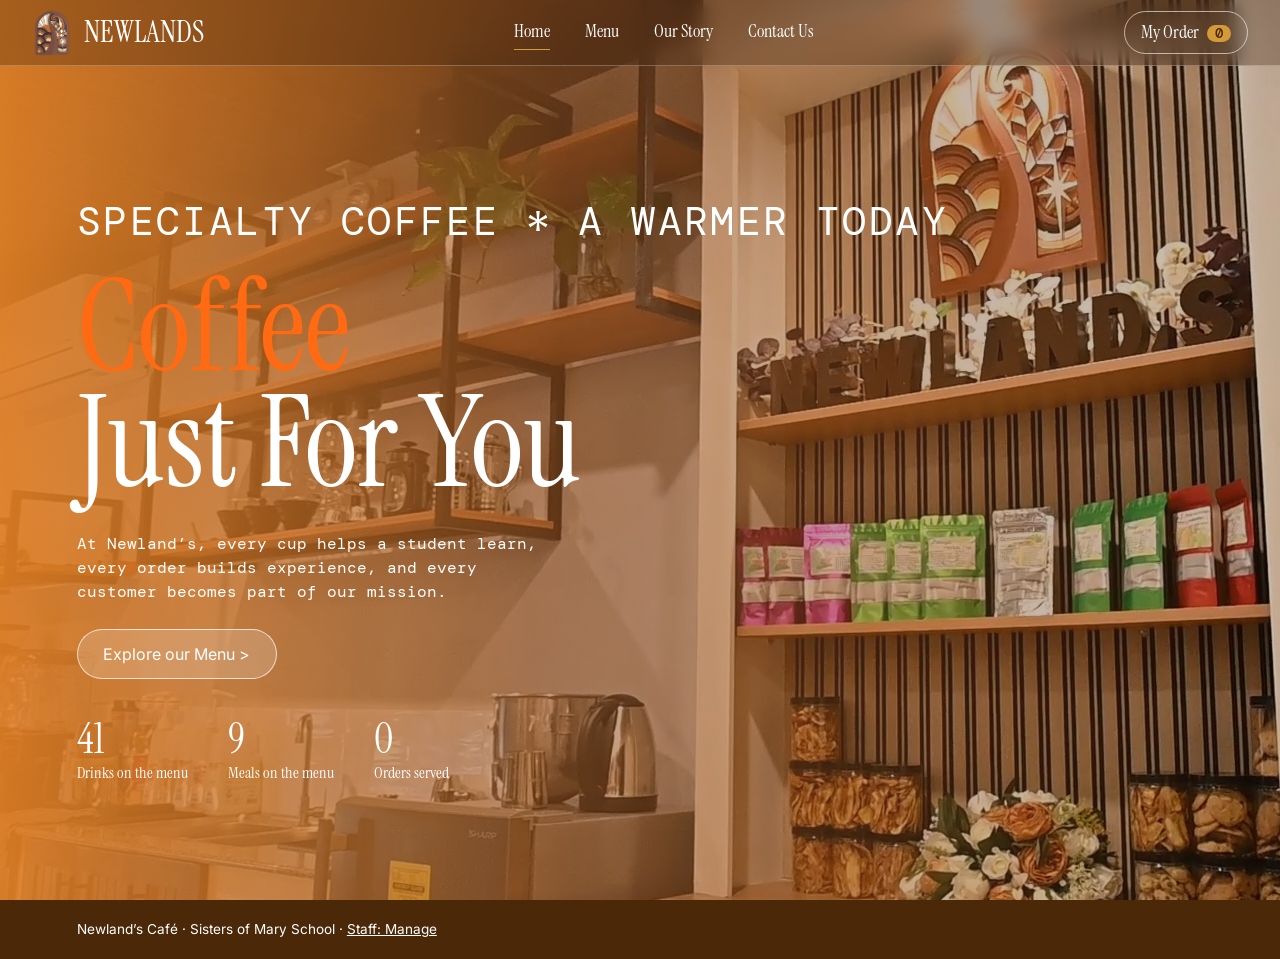
<file: index.html>
<!DOCTYPE html>
<html lang="en">
<head>
<meta charset="utf-8">
<meta name="viewport" content="width=device-width, initial-scale=1">
<title>Newland’s Café</title>
<link rel="preconnect" href="https://fonts.googleapis.com">
<link href="https://fonts.googleapis.com/css2?family=DM+Mono:wght@400;500&family=Instrument+Serif&family=Inter:wght@400;500&display=swap" rel="stylesheet">
<link rel="stylesheet" href="style.css">
</head>
<body data-page="home">
<header class="nav" id="nav">
  <a class="brand" href="index.html">
    <img src="images/logo.png.png" alt="">
    <span>NEWLANDS</span>
  </a>
  <nav class="links">
    <a href="index.html" class="on">Home</a>
    <a href="menu.html">Menu</a>
    <a href="story.html">Our Story</a>
    <a href="contact.html">Contact Us</a>
  </nav>
  <button class="orderbtn" data-act="drawer"> My Order <b id="count">0</b></button>
</header>

<main>
<section id="home" class="hero">
    <p class="eyebrow">Specialty coffee * a warmer today</p>
    <h1><span class="or">Coffee</span>Just For You</h1>
    <p class="lead">At Newland’s, every cup helps a student learn, every order builds experience, and every customer becomes part of our mission.</p>
    <a class="pill" href="menu.html">Explore our Menu &gt;</a>
    <div class="hstats" id="hstats"></div>
  </section>
</main>

<footer class="sitefoot">Newland’s Café · Sisters of Mary School · <a href="manage.html">Staff: Manage</a></footer>
<script src="script.js"></script>
</body>
</html>
</file>
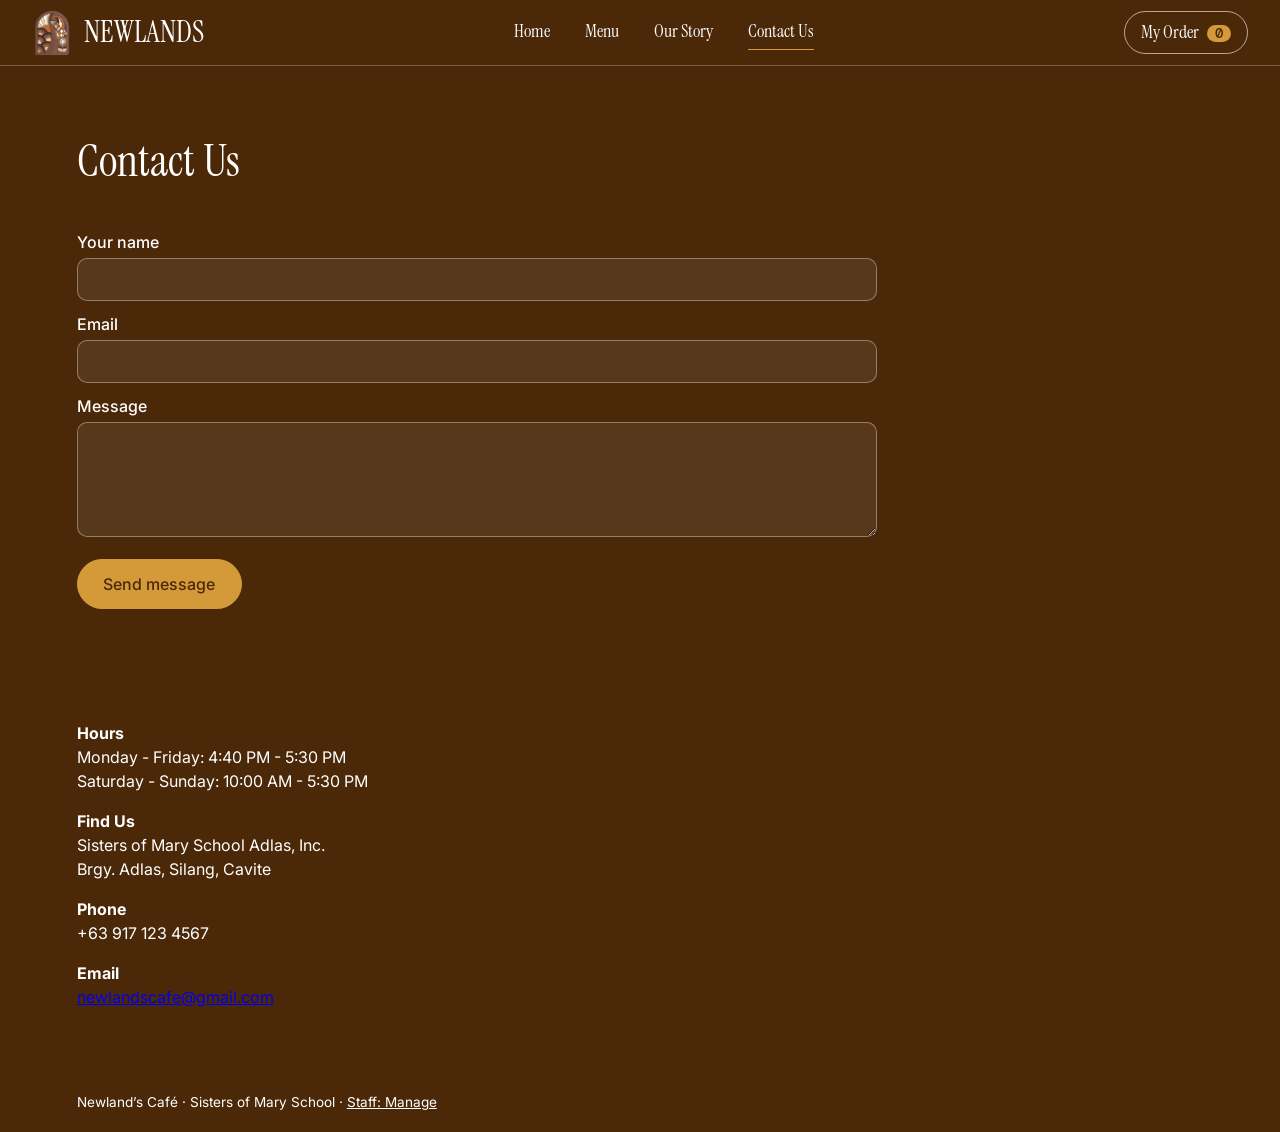
<file: contact.html>
<!DOCTYPE html>
<html lang="en">
<head>
<meta charset="utf-8">
<meta name="viewport" content="width=device-width, initial-scale=1">
<title>Contact Us · Newland’s Café</title>
<link rel="preconnect" href="https://fonts.googleapis.com">
<link href="https://fonts.googleapis.com/css2?family=DM+Mono:wght@400;500&family=Instrument+Serif&family=Inter:wght@400;500&display=swap" rel="stylesheet">
<link rel="stylesheet" href="style.css">
</head>
<body data-page="contact">
<header class="nav solid" id="nav">
  <a class="brand" href="index.html"><img src="images/logo.png.png" alt=""><span>NEWLANDS</span></a>
  <nav class="links"><a href="index.html">Home</a><a href="menu.html">Menu</a><a href="story.html">Our Story</a><a href="contact.html" class="on">Contact Us</a></nav>
  <button class="orderbtn" data-act="drawer">My Order <b id="count">0</b></button>
</header>

<main>
<section id="contact">
    <h2>Contact Us</h2>
    <div class="detail">
        <form id="cform">
          <label for="cn">Your name</label>
          <input id="cn" required maxlength="40">
          <label for="ce">Email</label>
          <input id="ce" type="email" required>
          <label for="cm">Message</label>
          <textarea id="cm" rows="4" required maxlength="400"></textarea>
          <p><button class="pill gold">Send message</button></p>
        </form>
        
      <div class="cinfo">
        <p>
          <b>Hours</b>
          <br>Monday - Friday: 4:40 PM - 5:30 PM
          <br>Saturday - Sunday: 10:00 AM - 5:30 PM
        </p>
        <p>
          <b>Find Us</b>
          <br>Sisters of Mary School Adlas, Inc.
          <br>Brgy. Adlas, Silang, Cavite
        </p>
        <p><b>Phone</b><br>+63 917 123 4567</p>
        <p><b>Email</b>
          <br>
          <a href="mailto:newlandscafe@gmail.com">newlandscafe@gmail.com</a>
        </p> 
    </div>
  </div>
</section>
</main>

<footer class="sitefoot">Newland’s Café · Sisters of Mary School · <a href="manage.html">Staff: Manage</a></footer>
<script src="script.js"></script>
</body>
</html>
</file>
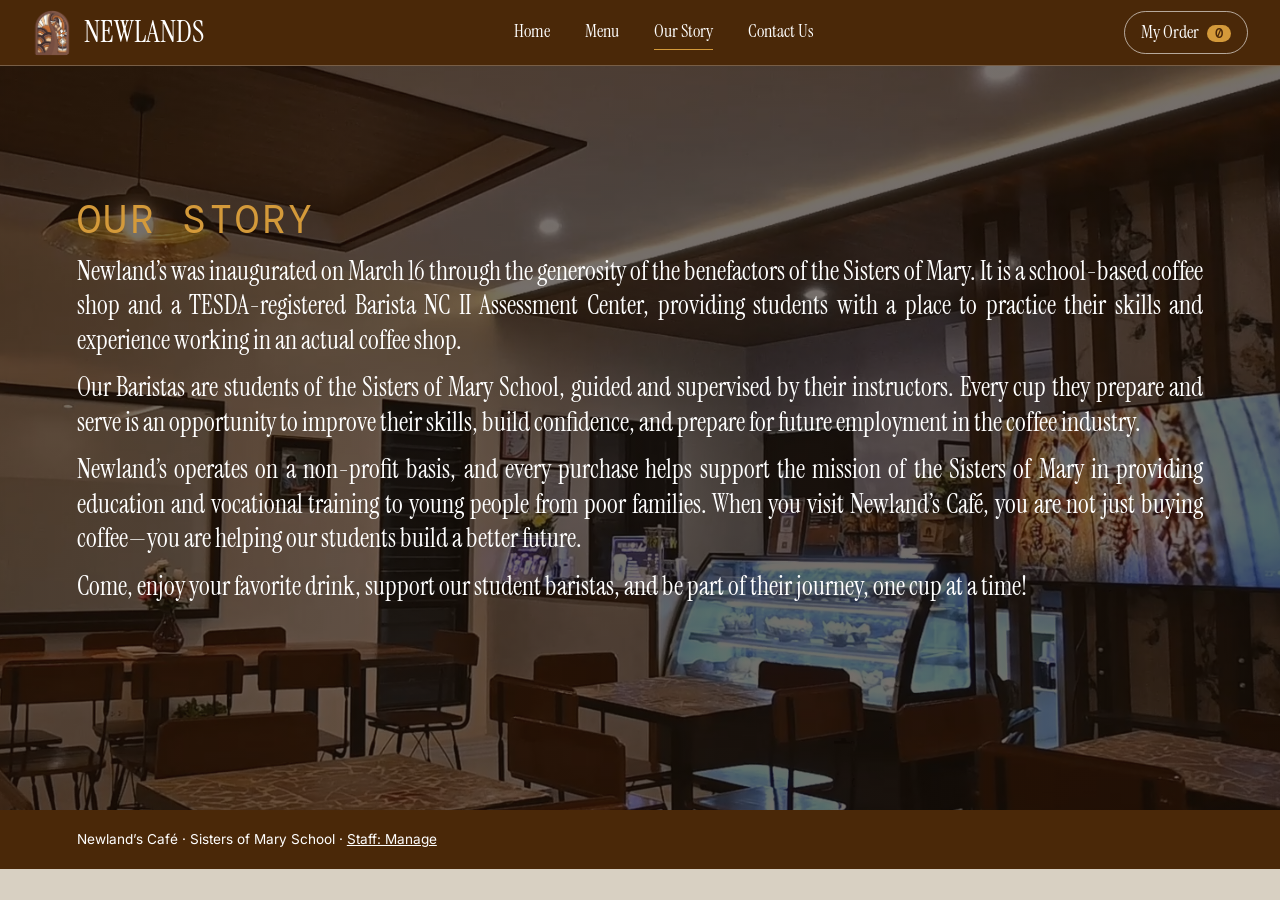
<file: story.html>
<!DOCTYPE html>
<html lang="en">
<head>
<meta charset="utf-8">
<meta name="viewport" content="width=device-width, initial-scale=1">
<title>Our Story · Newland’s Café</title>
<link rel="preconnect" href="https://fonts.googleapis.com">
<link href="https://fonts.googleapis.com/css2?family=DM+Mono:wght@400;500&family=Instrument+Serif&family=Inter:wght@400;500&display=swap" rel="stylesheet">
<link rel="stylesheet" href="style.css">
</head>
<body data-page="story">
<header class="nav solid" id="nav">
  <a class="brand" href="index.html"><img src="images/logo.png.png" alt=""><span>NEWLANDS</span></a>
  <nav class="links"><a href="index.html">Home</a><a href="menu.html">Menu</a><a href="story.html" class="on">Our Story</a><a href="contact.html">Contact Us</a></nav>
  <button class="orderbtn" data-act="drawer">My Order <b id="count">0</b></button>
</header>

<main>
<section id="story">
    <p class="eyebrow gold">Our Story</p>
    <div class="text">
      <p>Newland’s was inaugurated on March 16 through the generosity of the benefactors of the Sisters of Mary. It is a school-based coffee shop and a TESDA-registered Barista NC II Assessment Center, providing students with a place to practice their skills and experience working in an actual coffee shop.</p>
      <p>Our Baristas are students of the Sisters of Mary School, guided and supervised by their instructors. Every cup they prepare and serve is an opportunity to improve their skills, build confidence, and prepare for future employment in the coffee industry.</p>
      <p>Newland’s operates on a non-profit basis, and every purchase helps support the mission of the Sisters of Mary in providing education and vocational training to young people from poor families. When you visit Newland’s Café, you are not just buying coffee—you are helping our students build a better future.</p>
      <p>Come, enjoy your favorite drink, support our student baristas, and be part of their journey, one cup at a time!</p>
    </div>
  </section>
</main>

<footer class="sitefoot">Newland’s Café · Sisters of Mary School · <a href="manage.html">Staff: Manage</a></footer>
<script src="script.js"></script>
</body>
</html>
</file>
<file: style.css>
/* NEWLAND'S CAFE: style.css
   Arranged per page: 1-6 are SHARED by every page, then one section per page (7 Home, 8 Menu, 9 Story, 10 Contact, 11 Manage).
   Each section ends with its own phone-size rules (@media max-width:760px). */

/* ==========================================================================
   1. BASE (every page)
   Colors and fonts are CSS variables in :root: change the theme there.
   ========================================================================== */
:root{
    --sand:#d8d0c2;
    --paper:#efe9dd;
    --brown:#8b5e4b;
    --gold:#d49a3a;
    --dark:#4a2808;
    --or:#ff6a13;
    --ink:#2b1a10;
    --line:#c4b8a5;
    --warn:#a63a2a;
    --serif:"Instrument Serif",Georgia,serif;
    --mono:"DM Mono",ui-monospace,Consolas,monospace;
}
*,*::before,*::after{
    box-sizing:border-box;
}

@media(prefers-reduced-motion:no-preference){
    html{
        scroll-behavior:smooth;
    }
}
body{
    margin:0;
    background:var(--sand);
    color:var(--ink);
    font:16px/1.5 Inter,system-ui,sans-serif;
}
h1,h2,h3,h4{
    font-family:var(--serif);
    font-weight:400;
    margin:0;
}
button,input,select,textarea{
    font:inherit;
    color:inherit;
}
:focus-visible{
    outline:3px solid var(--gold);
    outline-offset:2px;
}
[hidden]{
    display:none!important;
}
small{
    color:#6b5a4a;
}

/* ==========================================================================
   2. SHARED: top bar (nav)
   On Home it is see-through over the photo; other pages use .solid (added in the HTML, or by script.js after scrolling).
   ========================================================================== */
.nav{
    position:fixed;
    inset:0 0 auto;
    z-index:30;
    display:flex;
    align-items:center;
    justify-content:space-between;
    gap:1rem;
    padding:.6rem 2rem;
    color:#fff;
    background:rgba(60,35,15,.3);
    backdrop-filter:blur(10px);
    border-bottom:1px solid rgba(255,255,255,.25);
    transition:background .3s;
}
.nav.solid{
    background:var(--dark);
}
.brand{
    display:flex;
    align-items:center;
    gap:.8rem;
    color:inherit;
    text-decoration:none;
    font:1.9rem/1 var(--serif);
}
.brand img{
    height:46px;
    border-radius:8px;
}
.links{
    display:flex;
    gap:2.2rem;
    font-family:var(--serif);
    font-size:1.15rem;
}
.links a{
    color:inherit;
    text-decoration:none;
    padding:.2rem 0;
    border-bottom:1px solid transparent;
}
.links a.on,.links a:hover{
    border-color:var(--gold);
}
.orderbtn{
    background:none;
    border:1px solid rgba(255,255,255,.6);
    color:#fff;
    border-radius:99px;
    padding:.4rem 1rem;
    font-family:var(--serif);
    font-size:1.15rem;
    cursor:pointer;
}
.orderbtn b{
    background:var(--gold);
    color:var(--dark);
    border-radius:99px;
    padding:0 .5rem;
    margin-left:.3rem;
    font:500 .85rem var(--mono);
}
.orderbtn:hover{
    border-color:var(--gold);
}

/* phone size */
@media(max-width:760px){
    .nav{
        flex-wrap:wrap;
        padding:.6rem 1rem;
    }
    .links{
        order:3;
        width:100%;
        gap:1.2rem;
        overflow-x:auto;
    }
}

/* ==========================================================================
   3. SHARED: buttons and small text
   .pill = big rounded button, .ghost = small outline button.
   ========================================================================== */
.eyebrow{
    font:2.5rem var(--mono);
    letter-spacing:.06em;
    text-transform:uppercase;
    margin:0 0 .6rem;
}
.gold{
    color:var(--gold);
}
.pill{
    display:inline-block;
    border:1px solid rgba(255,255,255,.7);
    background:rgba(255,255,255,.18);
    color:#fff;
    border-radius:99px;
    padding:.75rem 1.6rem;
    cursor:pointer;
    text-decoration:none;
}
.pill.dark{
    background:var(--dark);
    border-color:var(--dark);
}
.pill.gold{
    background:var(--gold);
    border-color:var(--gold);
    color:var(--dark);
    font-weight:500;
}
.pill.out{
    background:none;
    border-color:var(--brown);
    color:var(--brown);
    font-family:var(--mono);
}
.pill.wide{
    width:100%;
}
.ghost{
    background:none;
    border:1px solid var(--line);
    border-radius:99px;
    padding:.35rem .9rem;
    cursor:pointer;
}

/* ==========================================================================
   4. SHARED: forms and dialogs (pop-ups)
   Used by the Menu size/add-ons dialog, the Manage modal, the My Order drawer and the Contact form.
   ========================================================================== */
label{
    display:block;
    margin:.7rem 0 .2rem;
    font-weight:500;
}
input,select,textarea{
    width:100%;
    padding:.55rem .7rem;
    border:1px solid var(--line);
    border-radius:10px;
    background:#fbf8f2;
}
input:focus,select:focus,textarea:focus{
    border-color:var(--brown);
}
input[type=radio],input[type=checkbox]{
    width:auto;
    margin-right:.5rem;
}
dialog{
    border:0;
    border-radius:24px;
    background:var(--paper);
    color:var(--ink);
    width:min(420px,92%);
    padding:1.4rem;
}
dialog::backdrop{
    background:rgba(30,18,10,.55);
}
.acts{
    display:flex;
    gap:.6rem;
    justify-content:flex-end;
    margin-top:1.2rem;
}
.acts button{
    border:0;
    border-radius:99px;
    padding:.6rem 1.2rem;
    font:1.1rem var(--serif);
    background:var(--brown);
    color:#fff;
    cursor:pointer;
}

/* Search box (Menu page and Manage > Menu and Stocks) */
.search{
    position:relative;
    display:flex;
}
.search input{
    max-width:420px;
    padding:.7rem 1.2rem;
    border:1px solid var(--brown);
    border-radius:99px;
    background:var(--paper);
    font-family:var(--mono);
}
.search input::placeholder{
    color:#6b5a4a;
}

/* ==========================================================================
   5. SHARED: My Order drawer (added by script.js on every page)
   ========================================================================== */
#scrim{
    position:fixed;
    inset:0;
    z-index:40;
    background:rgba(30,18,10,.45);
    opacity:0;
    pointer-events:none;
    transition:opacity .3s;
}
#drawer{
    position:fixed;
    top:0;
    right:0;
    z-index:50;
    height:100%;
    width:min(380px,100%);
    background:var(--paper);
    padding:1.2rem;
    overflow-y:auto;
    transform:translateX(105%);
    transition:transform .35s ease;
}
.drawer-open #scrim{
    opacity:1;
    pointer-events:auto;
}
.drawer-open #drawer{
    transform:none;
}
.dh{
    display:flex;
    justify-content:space-between;
    align-items:center;
    margin-bottom:.5rem;
}
.dh h3{
    font-size:1.9rem;
    color:var(--brown);
}
.line{
    display:flex;
    justify-content:space-between;
    gap:.5rem;
    padding:.6rem 0;
    border-bottom:1px solid var(--line);
}
.line small{
    display:block;
}
.qty{
    display:flex;
    align-items:center;
    gap:.4rem;
}
.qty button{
    width:1.9rem;
    height:1.9rem;
    border:1px solid var(--line);
    background:none;
    border-radius:50%;
    cursor:pointer;
}
.total{
    display:flex;
    justify-content:space-between;
    font:1.7rem var(--serif);
    margin:1rem 0;
}

/* ==========================================================================
   6. SHARED: message box (toast) and footer
   ========================================================================== */
#toast{
    position:fixed;
    left:50%;
    bottom:1.2rem;
    transform:translateX(-50%);
    background:var(--dark);
    color:#fff;
    padding:.6rem 1.2rem;
    border-radius:99px;
    display:none;
    z-index:60;
}
.sitefoot{
    padding:1.2rem 6vw;
    font-size:.85rem;
    background:var(--dark);
    color:#fff;
}
.sitefoot a{
    color:inherit;
}

/* ==========================================================================
   7. HOME PAGE (index.html)
   The hero uses images/hero.jpg.jpg; the colored layer on top keeps the text readable.
   ========================================================================== */
.hero{
    position:relative;
    padding:8rem 2rem 3rem 6vw;
    color:#fff;
    display:flex;
    flex-direction:column;
    align-items:flex-start;
    justify-content:center;
    background:linear-gradient(90deg,rgba(226,128,36,.92),rgba(150,80,30,.55) 45%,rgba(30,18,10,.25)), url(images/hero.jpg.jpg) center/cover,#5a3414;
    min-height:100vh;
}
.hero h1{
    font-size:clamp(3.8rem,11vw,8rem);
    line-height:.9;
    margin:.1em 0 .25em;
}
.hero .or{
    display:block;
    color:var(--or);
}
.lead{
    font-family:var(--mono);
    max-width:30rem;
    margin:0 0 1.6rem;
}
.hstats{
    display:flex;
    gap:2.5rem;
    flex-wrap:wrap;
    margin-top:2.5rem;
    font-family:var(--serif);
}
.hstats b{
    display:block;
    font-weight:400;
    font-size:2.6rem;
    line-height:1;
}

/* phone size */
@media(max-width:760px){
    .hero{
        padding:9rem 1.2rem 3rem;
    }
}

/* ==========================================================================
   8. MENU PAGE (menu.html)
   Carousel of tall picture cards, then the category bar.
   ========================================================================== */
#menu{
    position:relative;
    overflow:hidden;
    padding:8rem 0 0;
}
#menu::before{
    content:"";
    position:absolute;
    inset:3rem -12% 5rem;
    border:1px solid rgba(255,255,255,.65);
    border-radius:50%;
    pointer-events:none;
}
.mhead{
    position:relative;
    display:flex;
    justify-content:space-between;
    align-items:end;
    gap:1rem;
    padding:0 4vw 1rem;
}
.mhead h2{
    font-size:clamp(3rem,7vw,5rem);
    color:var(--brown);
    line-height:1;
}
#menu .search{
    justify-content:center;
    padding:0 4vw .5rem;
}
.car{
    position:relative;
    display:flex;
    align-items:center;
    gap:.6rem;
    padding:0 1rem;
}
.arr{
    flex:none;
    width:46px;
    height:46px;
    border:0;
    border-radius:50%;
    background:rgba(255,255,255,.7);
    font-size:1.2rem;
    cursor:pointer;
}
.track{
    flex:1;
    display:flex;
    gap:1rem;
    padding:1rem .5rem;
    overflow-x:auto;
    scroll-snap-type:x mandatory;
    scrollbar-width:none;
}
.track::-webkit-scrollbar{
    display:none;
}
.track.grid{
    flex-wrap:wrap;
    justify-content:center;
    overflow:visible;
}
.card{
    position:relative;
    flex:0 0 220px;
    height:290px;
    border-radius:28px;
    overflow:hidden;
    scroll-snap-align:start;
    background:#c9bda9;
    box-shadow:0 8px 20px rgba(60,35,15,.25);
    transition:all .5s cubic-bezier(0.16,1,0.3,1);
}
.card>img{
    position:absolute;
    inset:0;
    width:100%;
    height:90%;
    object-fit:contain;
    transform:scale(.5);
    transition:all .5s cubic-bezier(0.16,1,0.3,1);
}
.badge{
    position:absolute;
    top:.8rem;
    left:.8rem;
    background:var(--warn);
    color:#fff;
    border-radius:99px;
    padding:.1rem .6rem;
    font:.75rem var(--mono);
}
.glass{
    position:absolute;
    inset:auto 0 0;
    padding:.7rem 3rem .8rem .9rem;
    color:#fff;
    background:rgba(45,28,16,.55);
    backdrop-filter:blur(8px);
}
.glass small{
    display:block;
    font-family:var(--serif);
    font-size:.8rem;
    opacity:.85;
    color:#fff;
}
.glass h4{
    font:500 1rem/1.15 var(--mono);
    color:#efb14c;
}
.glass span{
    font-family:var(--mono);
    font-size:.95rem;
}
.plus{
    position:absolute;
    right:.8rem;
    top:.8rem;
    width:30px;
    height:30px;
    border:0;
    border-radius:50%;
    background:rgba(255,255,255,.85);
    color:var(--ink);
    cursor:pointer;
    font-size:1.1rem;
    line-height:1;
}
.plus:disabled{
    opacity:.4;
    cursor:not-allowed;
}
.note{
    position:relative;
    text-align:center;
    color:#6b5a4a;
    font-size:.9rem;
    margin:.8rem 1rem;
}
.cats{
    position:relative;
    display:flex;
    justify-content:center;
    flex-wrap:wrap;
    background:#ddd9d2;
    padding:1rem;
    font:1.05rem var(--mono);
    text-transform:uppercase;
    margin-top:1.5rem;
}
.cats button{
    background:none;
    border:0;
    border-left:1px solid var(--brown);
    color:#6b3a2a;
    padding:.1rem 1.1rem;
    cursor:pointer;
    text-transform:inherit;
    font:inherit;
}
.cats button:first-child{
    border-left:0;
}
.cats button.on{
    font-weight:500;
    text-decoration:underline;
    text-underline-offset:6px;
}

/* Card hover and press effects */
.card:hover{
    transform:translateY(-10px) scale(1.05);
    box-shadow:0 20px 25px -5px rgba(0, 0, 0, 0.1), 0 10px 10px -5px rgba(0, 0, 0, 0.04);
}
.card:hover .plus{
    transform:scale(1.2);
    color:var(--gold);
    box-shadow:0 0 0 4px rgba(177, 125, 14, 0.2);
}
.card:active{
    transform:translateY(-5px) scale(0.98);
}

/* phone size */
@media(max-width:760px){
    .mhead{
        flex-direction:column;
        align-items:start;
    }
    .arr{
        display:none;
    }
    .cats{
        font-size:.85rem;
    }
}

/* ==========================================================================
   9. STORY PAGE (story.html)
   The story uses images/story.jpg.jpg with a dark layer on top.
   ========================================================================== */
#story{
    min-height:90vh;
    padding:7rem 6vw;
    color:#fff;
    display:flex;
    flex-direction:column;
    justify-content:center;
    background:linear-gradient(rgba(25,15,8,.6),rgba(25,15,8,.6)), url(images/story.jpg.jpg) center/cover,#3a2412;
}
#story .text{
    max-width:100%;
    font:clamp(1.15rem,2.2vw,1.6rem)/1.35 var(--serif);
    text-align:justify;
}
#story .text p{
    margin:0 0 .8rem;
}

/* phone size */
@media(max-width:760px){
    #story{
        padding:6rem 1.2rem;
    }
}

/* ==========================================================================
   10. CONTACT PAGE (contact.html)
   ========================================================================== */
#contact{
    background:var(--dark);
    color:#fff;
    min-height:100vh;
    padding:8rem 6vw 3rem;
}
#contact h2{
    font-size:2.8rem;
    margin-bottom:1.5rem;
}
#contact .detail{
    display:flex;
    flex-wrap:wrap;
    gap:5rem;
}
#contact form{
    width:100%;
    max-width:800px;
}
#contact input,#contact textarea{
    background:rgba(255,255,255,.08);
    border-color:rgba(255,255,255,.35);
    color:#fff;
}
#contact input:focus,#contact textarea:focus{
    background:rgba(255,255,255,.15);
    border-color:rgba(255,255,255,.55);
    color:#fff;
}

/* ==========================================================================
   11. MANAGE PAGE (manage.html)
   Order: PIN screen, page frame, number stats, tabs, orders, table, item modal preview.
   ========================================================================== */

/* PIN screen */
#gate{
    min-height:100vh;
    display:grid;
    place-items:center;
    padding:7rem 1rem 3rem;
    background:var(--sand);
}
.gatecard{
    background:var(--paper);
    border-radius:24px;
    padding:2rem;
    width:min(400px,100%);
    text-align:center;
}
.gatecard h2{
    font-size:2.8rem;
    color:var(--brown);
    line-height:1;
    margin-bottom:.6rem;
}
.gatecard label{
    text-align:left;
}
.pin{
    text-align:center;
    font:1.6rem var(--mono);
    letter-spacing:.5em;
    padding-left:1em;
}
.err{
    color:var(--warn);
    min-height:1.5em;
    margin:.6rem 0;
}

/* Page frame, stats and tabs */
#manage{
    background:var(--sand);
    min-height:100vh;
    padding-top:6rem;
}
.mwrap{
    max-width:1100px;
    margin:auto;
    padding:0 1.5rem 4rem;
}
.mwrap h2{
    font-size:clamp(3rem,7vw,5rem);
    color:var(--brown);
    line-height:1;
}
.mwrap .search{
    margin:0 0 1rem;
}
.mstats{
    display:flex;
    gap:2.5rem;
    flex-wrap:wrap;
    margin:1rem 0 1.5rem;
    font-family:var(--mono);
    font-size:.9rem;
}
.mstats b{
    display:block;
    font:2.6rem/1 var(--serif);
    color:var(--dark);
}
.mtabs{
    display:flex;
    gap:.5rem;
    flex-wrap:wrap;
    margin:1.2rem 0;
    padding-bottom:1rem;
    border-bottom:1px solid var(--line);
}
.mtabs button{
    background:none;
    border:1px solid var(--brown);
    color:var(--brown);
    border-radius:99px;
    padding:.4rem 1.2rem;
    cursor:pointer;
    font:1.2rem var(--serif);
}
.mtabs button.on{
    background:var(--dark);
    border-color:var(--dark);
    color:#fff;
}
.mtabs b{
    background:var(--gold);
    color:var(--dark);
    border-radius:99px;
    padding:0 .5rem;
    margin-left:.4rem;
    font:500 .8rem var(--mono);
}
.mtabs b:empty{
    display:none;
}
.panel{
    min-height:40vh;
}

/* Orders tab and Messages tab */
.order{
    background:var(--paper);
    border-radius:18px;
    padding:.9rem 1.1rem;
    margin-bottom:.7rem;
}
.order-top{
    display:flex;
    justify-content:space-between;
    gap:1rem;
}
.order.done{
    opacity:.6;
}
.order small{
    display:block;
}
.order-act{
    margin:.6rem 0 0;
}

/* Menu and Stocks tab (table) and the Add/Edit modal preview */
.wrap{
    overflow-x:auto;
    background:var(--paper);
    border-radius:18px;
    padding:.5rem;
}
table{
    width:100%;
    border-collapse:collapse;
    margin:1rem 0;
}
th,td{
    padding:.45rem;
    border-bottom:1px solid var(--line);
    text-align:left;
    vertical-align:middle;
}
th{
    font:500 .85rem var(--mono);
    color:#6b5a4a;
}
td input{
    width:5.5rem;
}
.th{
    width:46px;
    height:46px;
    object-fit:cover;
    border-radius:12px;
    display:block;
}
.th.def{
    object-fit:contain;
    background:#cbbfae;
}
.prev{
    display:flex;
    gap:1rem;
    align-items:center;
    margin:.8rem 0;
}
.prev img{
    width:84px;
    height:84px;
    object-fit:contain;
    border-radius:16px;
    background:#cbbfae;
}

/* phone size */
@media(max-width:760px){
    #manage{
        padding-top:8rem;
    }
}
</file>
